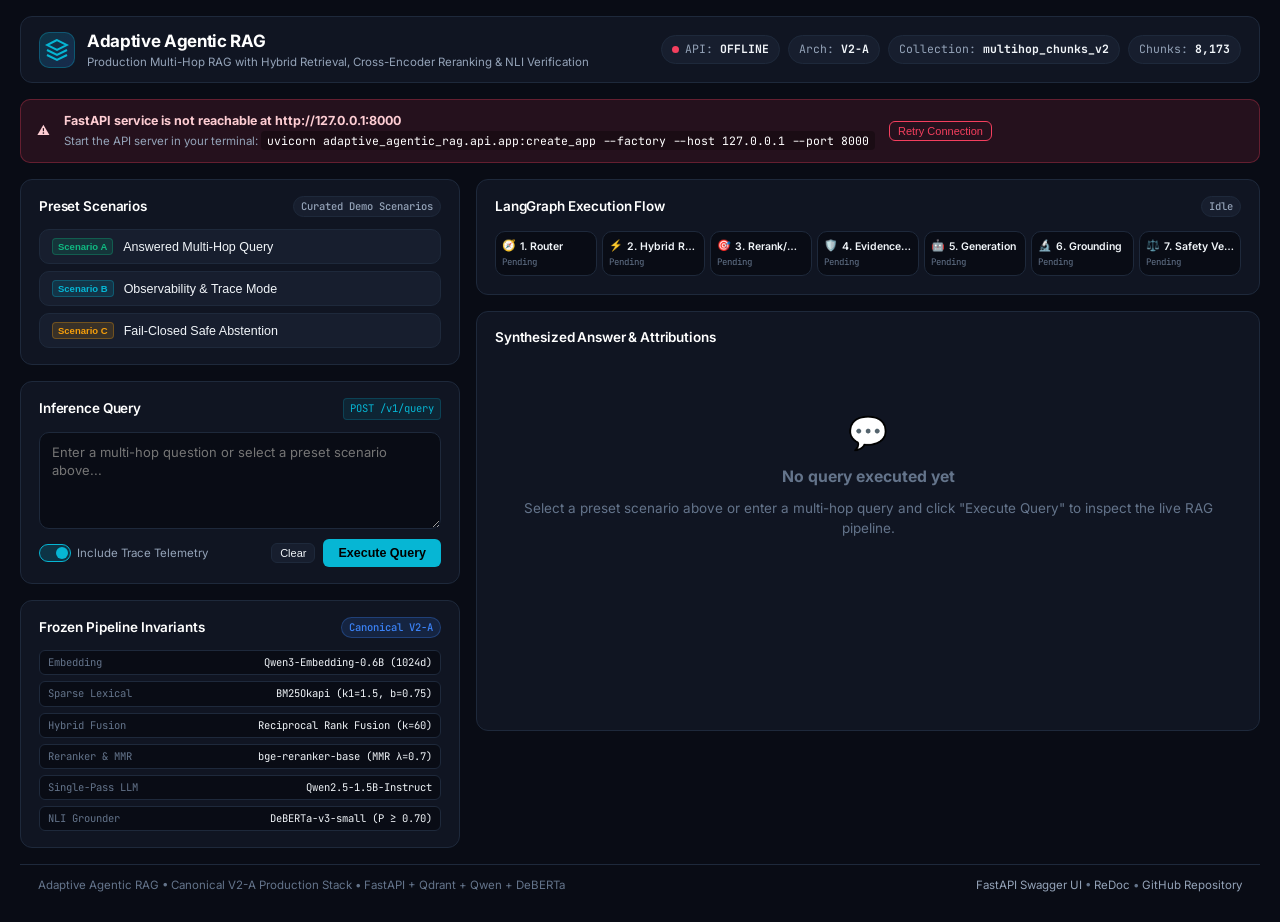
<file: demo/index.html>
<!DOCTYPE html>
<html lang="en">
<head>
  <meta charset="UTF-8">
  <meta name="viewport" content="width=device-width, initial-scale=1.0">
  <title>Adaptive Agentic RAG — Live API Demo & Showcase</title>
  <link rel="stylesheet" href="styles.css">
  <link rel="preconnect" href="https://fonts.googleapis.com">
  <link rel="preconnect" href="https://fonts.gstatic.com" crossorigin>
  <link href="https://fonts.googleapis.com/css2?family=Inter:wght@400;500;600;700&family=JetBrains+Mono:wght@400;500;600&display=swap" rel="stylesheet">
</head>
<body>
  <div class="app-container">
    
    <!-- Top Navigation Bar -->
    <header class="top-nav">
      <div class="nav-brand">
        <div class="brand-logo">
          <svg width="24" height="24" viewBox="0 0 24 24" fill="none" stroke="currentColor" stroke-width="2">
            <path d="M12 2L2 7l10 5 10-5-10-5zM2 17l10 5 10-5M2 12l10 5 10-5"/>
          </svg>
        </div>
        <div>
          <h1 class="brand-title">Adaptive Agentic RAG</h1>
          <p class="brand-subtitle">Production Multi-Hop RAG with Hybrid Retrieval, Cross-Encoder Reranking & NLI Verification</p>
        </div>
      </div>
      
      <!-- System Telemetry Badges -->
      <div class="system-status-group">
        <div class="status-pill" id="pill-api-status">
          <span class="status-dot status-ready"></span>
          <span class="status-label">API: <strong id="val-api-status">READY (200 OK)</strong></span>
        </div>
        <div class="status-pill">
          <span class="status-label">Arch: <strong id="val-arch">V2-A</strong></span>
        </div>
        <div class="status-pill">
          <span class="status-label">Collection: <strong id="val-collection">multihop_chunks_v2</strong></span>
        </div>
        <div class="status-pill">
          <span class="status-label">Chunks: <strong id="val-chunks">8,173</strong></span>
        </div>
      </div>
    </header>

    <!-- Offline Alert Banner (hidden by default) -->
    <div class="offline-banner" id="offline-banner" style="display: none;">
      <div class="alert-icon">⚠️</div>
      <div class="alert-content">
        <strong>FastAPI service is not reachable at <span id="target-api-url">http://127.0.0.1:8000</span></strong>
        <p>Start the API server in your terminal: <code>uvicorn adaptive_agentic_rag.api.app:create_app --factory --host 127.0.0.1 --port 8000</code></p>
      </div>
      <button class="btn btn-sm btn-outline" id="btn-retry-health">Retry Connection</button>
    </div>

    <!-- Main Content Grid -->
    <main class="main-layout">
      
      <!-- Left Column: Query & Controls -->
      <section class="left-pane">
        
        <!-- Preset Demo Scenarios -->
        <div class="panel-card">
          <div class="panel-header">
            <span class="panel-title">Preset Scenarios</span>
            <span class="badge badge-neutral">Curated Demo Scenarios</span>
          </div>
          <div class="scenario-buttons">
            <button class="scenario-btn" id="btn-scenario-a">
              <span class="scenario-badge badge-success">Scenario A</span>
              <span class="scenario-text">Answered Multi-Hop Query</span>
            </button>
            <button class="scenario-btn" id="btn-scenario-b">
              <span class="scenario-badge badge-primary">Scenario B</span>
              <span class="scenario-text">Observability & Trace Mode</span>
            </button>
            <button class="scenario-btn" id="btn-scenario-c">
              <span class="scenario-badge badge-warning">Scenario C</span>
              <span class="scenario-text">Fail-Closed Safe Abstention</span>
            </button>
          </div>
        </div>

        <!-- Query Input Card -->
        <div class="panel-card">
          <div class="panel-header">
            <span class="panel-title">Inference Query</span>
            <span class="panel-endpoint">POST /v1/query</span>
          </div>
          <form id="query-form" class="query-form">
            <textarea 
              id="query-input" 
              class="query-textarea" 
              rows="4" 
              placeholder="Enter a multi-hop question or select a preset scenario above..."
              required
            ></textarea>
            
            <div class="query-options">
              <label class="toggle-label" title="Returns full routing strategy, candidate counts, and citation validation telemetry">
                <input type="checkbox" id="check-include-trace" checked>
                <span class="toggle-slider"></span>
                <span class="toggle-text">Include Trace Telemetry</span>
              </label>

              <div class="form-actions">
                <button type="button" class="btn btn-secondary btn-sm" id="btn-clear">Clear</button>
                <button type="submit" class="btn btn-primary" id="btn-submit">
                  <span id="btn-text">Execute Query</span>
                  <span id="btn-spinner" class="spinner" style="display: none;"></span>
                </button>
              </div>
            </div>
          </form>
        </div>

        <!-- Frozen Pipeline Invariants Card -->
        <div class="panel-card system-spec-card">
          <div class="panel-header">
            <span class="panel-title">Frozen Pipeline Invariants</span>
            <span class="badge badge-info">Canonical V2-A</span>
          </div>
          <div class="spec-grid">
            <div class="spec-item">
              <span class="spec-key">Embedding</span>
              <span class="spec-val">Qwen3-Embedding-0.6B (1024d)</span>
            </div>
            <div class="spec-item">
              <span class="spec-key">Sparse Lexical</span>
              <span class="spec-val">BM25Okapi (k1=1.5, b=0.75)</span>
            </div>
            <div class="spec-item">
              <span class="spec-key">Hybrid Fusion</span>
              <span class="spec-val">Reciprocal Rank Fusion (k=60)</span>
            </div>
            <div class="spec-item">
              <span class="spec-key">Reranker & MMR</span>
              <span class="spec-val">bge-reranker-base (MMR λ=0.7)</span>
            </div>
            <div class="spec-item">
              <span class="spec-key">Single-Pass LLM</span>
              <span class="spec-val">Qwen2.5-1.5B-Instruct</span>
            </div>
            <div class="spec-item">
              <span class="spec-key">NLI Grounder</span>
              <span class="spec-val">DeBERTa-v3-small (P ≥ 0.70)</span>
            </div>
          </div>
        </div>

      </section>

      <!-- Right Column: Pipeline State & Results -->
      <section class="right-pane">
        
        <!-- Interactive Pipeline Execution Tracker -->
        <div class="panel-card">
          <div class="panel-header">
            <span class="panel-title">LangGraph Execution Flow</span>
            <span id="pipeline-status-badge" class="badge badge-neutral">Idle</span>
          </div>
          
          <div class="pipeline-track">
            <!-- Node 1: Router -->
            <div class="pipeline-node" id="node-router">
              <div class="node-header">
                <span class="node-icon">🧭</span>
                <span class="node-name">1. Router</span>
              </div>
              <span class="node-meta" id="meta-router">Pending</span>
            </div>

            <!-- Node 2: Retrieval -->
            <div class="pipeline-node" id="node-retrieval">
              <div class="node-header">
                <span class="node-icon">⚡</span>
                <span class="node-name">2. Hybrid RRF</span>
              </div>
              <span class="node-meta" id="meta-retrieval">Pending</span>
            </div>

            <!-- Node 3: Reranking -->
            <div class="pipeline-node" id="node-reranker">
              <div class="node-header">
                <span class="node-icon">🎯</span>
                <span class="node-name">3. Rerank/MMR</span>
              </div>
              <span class="node-meta" id="meta-reranker">Pending</span>
            </div>

            <!-- Node 4: Evidence & Recovery -->
            <div class="pipeline-node" id="node-evidence">
              <div class="node-header">
                <span class="node-icon">🛡️</span>
                <span class="node-name">4. Evidence Gate</span>
              </div>
              <span class="node-meta" id="meta-evidence">Pending</span>
            </div>

            <!-- Node 5: Generator -->
            <div class="pipeline-node" id="node-generator">
              <div class="node-header">
                <span class="node-icon">🤖</span>
                <span class="node-name">5. Generation</span>
              </div>
              <span class="node-meta" id="meta-generator">Pending</span>
            </div>

            <!-- Node 6: Grounding -->
            <div class="pipeline-node" id="node-grounding">
              <div class="node-header">
                <span class="node-icon">🔬</span>
                <span class="node-name">6. Grounding</span>
              </div>
              <span class="node-meta" id="meta-grounding">Pending</span>
            </div>

            <!-- Node 7: Semantic Safety Verifier -->
            <div class="pipeline-node" id="node-verifier">
              <div class="node-header">
                <span class="node-icon">⚖️</span>
                <span class="node-name">7. Safety Verifier</span>
              </div>
              <span class="node-meta" id="meta-verifier">Pending</span>
            </div>
          </div>
        </div>

        <!-- Result Output Card -->
        <div class="panel-card result-panel">
          <div class="panel-header">
            <span class="panel-title">Synthesized Answer & Attributions</span>
            <div class="timing-badge" id="timing-badge" style="display: none;">
              Demo HTTP Latency: <strong id="val-latency">0 ms</strong>
            </div>
          </div>

          <!-- Empty / Initial State -->
          <div class="result-placeholder" id="result-placeholder">
            <div class="placeholder-icon">💬</div>
            <h3>No query executed yet</h3>
            <p>Select a preset scenario above or enter a multi-hop query and click "Execute Query" to inspect the live RAG pipeline.</p>
          </div>

          <!-- Active Answer Output -->
          <div class="result-content" id="result-content" style="display: none;">
            <!-- Injected via JavaScript -->
          </div>
        </div>

      </section>

    </main>

    <!-- Footer -->
    <footer class="app-footer">
      <div>Adaptive Agentic RAG • Canonical V2-A Production Stack • FastAPI + Qdrant + Qwen + DeBERTa</div>
      <div class="footer-links">
        <a href="/docs" target="_blank" rel="noopener">FastAPI Swagger UI</a> •
        <a href="/redoc" target="_blank" rel="noopener">ReDoc</a> •
        <a href="https://github.com/mmnsrti/adaptive-agentic-rag" target="_blank" rel="noopener">GitHub Repository</a>
      </div>
    </footer>

  </div>

  <script src="app.js"></script>
</body>
</html>
</file>
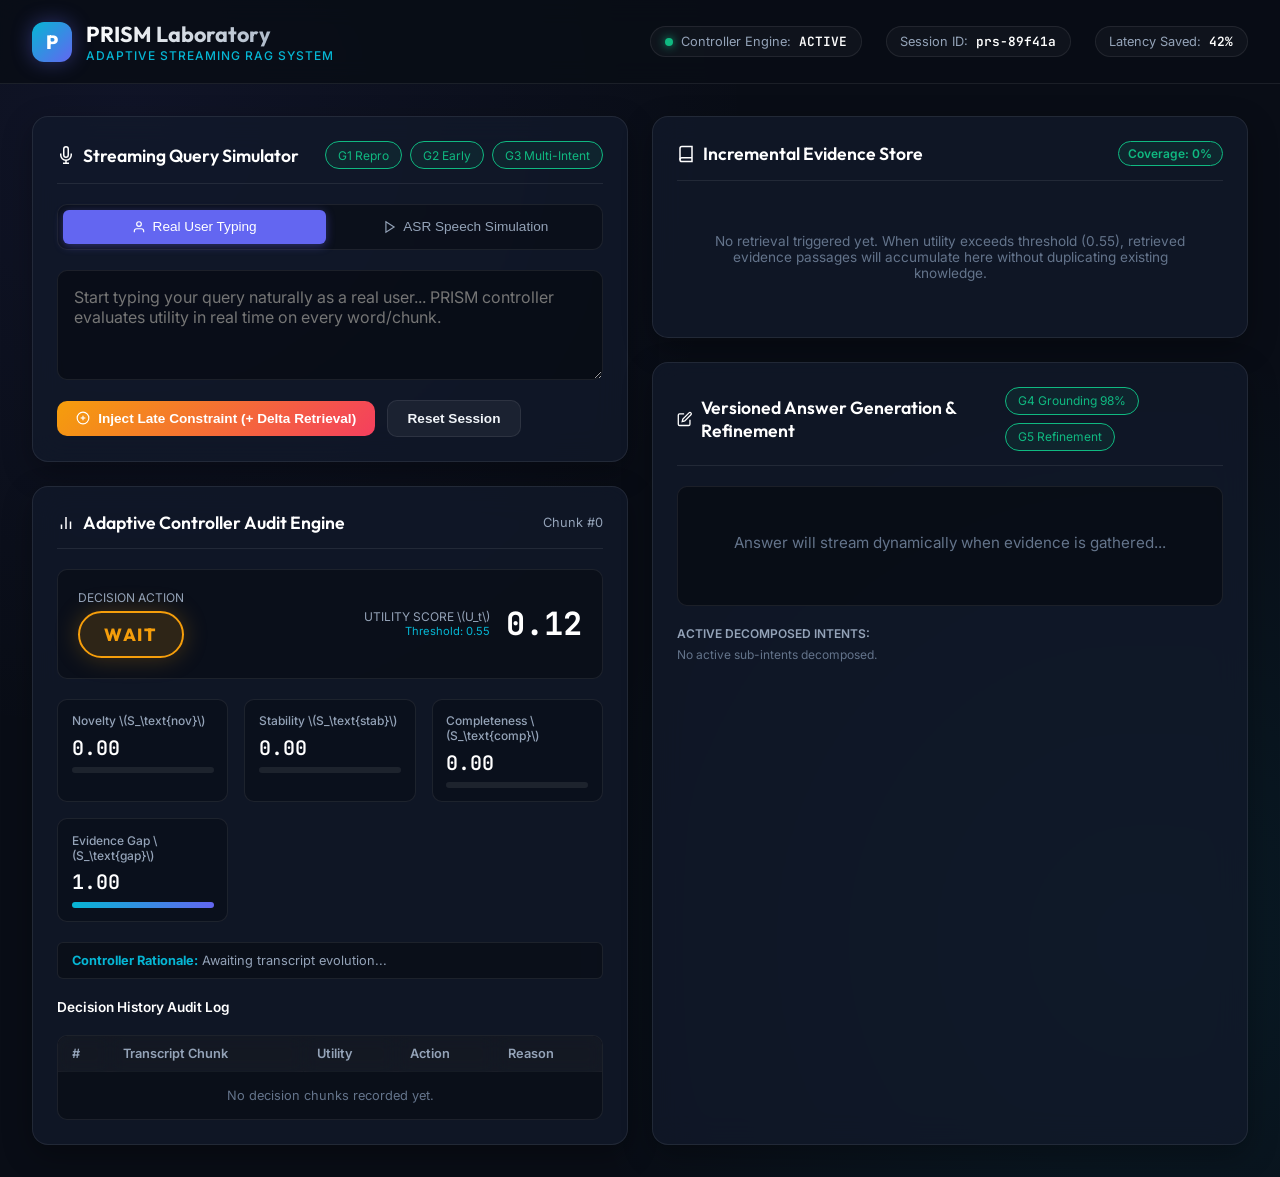
<file: prism-streaming-rag/frontend/index.html>
<!DOCTYPE html>
<html lang="en">
<head>
  <meta charset="UTF-8">
  <meta name="viewport" content="width=device-width, initial-scale=1.0">
  <title>PRISM — Adaptive Streaming RAG Laboratory</title>
  <!-- Google Fonts -->
  <link rel="preconnect" href="https://fonts.googleapis.com">
  <link rel="preconnect" href="https://fonts.gstatic.com" crossorigin>
  <link href="https://fonts.googleapis.com/css2?family=Inter:wght@300;400;500;600;700&family=JetBrains+Mono:wght@400;500;600&family=Outfit:wght@400;600;700;800&display=swap" rel="stylesheet">
  
  <style>
    :root {
      --bg-dark: #090d16;
      --bg-card: rgba(18, 26, 43, 0.75);
      --bg-card-hover: rgba(26, 38, 62, 0.85);
      --border-color: rgba(255, 255, 255, 0.08);
      --border-highlight: rgba(99, 102, 241, 0.3);
      
      --text-main: #f1f5f9;
      --text-muted: #94a3b8;
      --text-dim: #64748b;
      
      --accent-cyan: #06b6d4;
      --accent-indigo: #6366f1;
      --accent-violet: #8b5cf6;
      --accent-emerald: #10b981;
      --accent-amber: #f59e0b;
      --accent-rose: #f43f5e;
      
      --glow-retrieve: rgba(16, 185, 129, 0.25);
      --glow-wait: rgba(245, 158, 11, 0.25);
      --glow-suppress: rgba(139, 92, 246, 0.25);
      
      --radius-lg: 16px;
      --radius-md: 10px;
      --radius-sm: 6px;
      
      --font-heading: 'Outfit', sans-serif;
      --font-body: 'Inter', sans-serif;
      --font-code: 'JetBrains Mono', monospace;
    }

    * {
      box-sizing: border-box;
      margin: 0;
      padding: 0;
    }

    body {
      background-color: var(--bg-dark);
      color: var(--text-main);
      font-family: var(--font-body);
      min-height: 100vh;
      overflow-x: hidden;
      background-image: 
        radial-gradient(circle at 10% 10%, rgba(99, 102, 241, 0.08) 0%, transparent 40%),
        radial-gradient(circle at 90% 80%, rgba(6, 182, 212, 0.08) 0%, transparent 40%);
    }

    /* Header */
    header {
      padding: 1.25rem 2rem;
      border-bottom: 1px solid var(--border-color);
      backdrop-filter: blur(12px);
      display: flex;
      justify-content: space-between;
      align-items: center;
      position: sticky;
      top: 0;
      z-index: 100;
      background: rgba(9, 13, 22, 0.85);
    }

    .brand {
      display: flex;
      align-items: center;
      gap: 0.85rem;
    }

    .brand-logo {
      width: 40px;
      height: 40px;
      background: linear-gradient(135deg, var(--accent-cyan), var(--accent-indigo));
      border-radius: 12px;
      display: flex;
      align-items: center;
      justify-content: center;
      font-family: var(--font-heading);
      font-weight: 800;
      color: #fff;
      font-size: 1.2rem;
      box-shadow: 0 0 20px rgba(99, 102, 241, 0.4);
    }

    .brand-title {
      font-family: var(--font-heading);
      font-size: 1.35rem;
      font-weight: 700;
      background: linear-gradient(to right, #ffffff, #94a3b8);
      -webkit-background-clip: text;
      -webkit-text-fill-color: transparent;
    }

    .brand-subtitle {
      font-size: 0.75rem;
      color: var(--accent-cyan);
      font-weight: 500;
      letter-spacing: 1px;
      text-transform: uppercase;
    }

    .top-stats {
      display: flex;
      gap: 1.5rem;
      align-items: center;
    }

    .stat-badge {
      background: rgba(255, 255, 255, 0.03);
      border: 1px solid var(--border-color);
      padding: 0.4rem 0.85rem;
      border-radius: 30px;
      font-size: 0.8rem;
      color: var(--text-muted);
      display: flex;
      align-items: center;
      gap: 0.5rem;
    }

    .stat-badge span.val {
      color: #fff;
      font-family: var(--font-code);
      font-weight: 600;
    }

    .status-dot {
      width: 8px;
      height: 8px;
      border-radius: 50%;
      background: var(--accent-emerald);
      box-shadow: 0 0 10px var(--accent-emerald);
    }

    /* Main Layout */
    .container {
      max-width: 1600px;
      margin: 0 auto;
      padding: 2rem;
      display: grid;
      grid-template-columns: 1fr 1fr;
      gap: 1.5rem;
    }

    @media (max-width: 1200px) {
      .container {
        grid-template-columns: 1fr;
      }
    }

    /* Card Panels */
    .panel {
      background: var(--bg-card);
      border: 1px solid var(--border-color);
      border-radius: var(--radius-lg);
      padding: 1.5rem;
      backdrop-filter: blur(16px);
      box-shadow: 0 10px 30px rgba(0, 0, 0, 0.3);
      display: flex;
      flex-direction: column;
      gap: 1.25rem;
    }

    .panel-header {
      display: flex;
      justify-content: space-between;
      align-items: center;
      border-bottom: 1px solid var(--border-color);
      padding-bottom: 0.85rem;
    }

    .panel-title {
      font-family: var(--font-heading);
      font-size: 1.1rem;
      font-weight: 600;
      display: flex;
      align-items: center;
      gap: 0.5rem;
      color: #fff;
    }

    /* Mode Tabs */
    .tabs {
      display: flex;
      gap: 0.5rem;
      background: rgba(0, 0, 0, 0.3);
      padding: 0.3rem;
      border-radius: var(--radius-md);
      border: 1px solid var(--border-color);
    }

    .tab-btn {
      flex: 1;
      padding: 0.6rem 1rem;
      border: none;
      background: transparent;
      color: var(--text-muted);
      font-size: 0.85rem;
      font-weight: 500;
      border-radius: var(--radius-sm);
      cursor: pointer;
      transition: all 0.2s ease;
      display: flex;
      align-items: center;
      justify-content: center;
      gap: 0.4rem;
    }

    .tab-btn.active {
      background: var(--accent-indigo);
      color: #fff;
      box-shadow: 0 2px 10px rgba(99, 102, 241, 0.4);
    }

    /* Streaming Input Area */
    .stream-input-box {
      width: 100%;
      background: rgba(0, 0, 0, 0.4);
      border: 1px solid var(--border-color);
      border-radius: var(--radius-md);
      padding: 1rem;
      color: var(--text-main);
      font-family: var(--font-body);
      font-size: 1rem;
      resize: vertical;
      min-height: 110px;
      outline: none;
      transition: border-color 0.2s ease;
    }

    .stream-input-box:focus {
      border-color: var(--accent-indigo);
      box-shadow: 0 0 15px rgba(99, 102, 241, 0.2);
    }

    /* Controls Bar */
    .controls-bar {
      display: flex;
      gap: 0.75rem;
      align-items: center;
      flex-wrap: wrap;
    }

    .btn {
      padding: 0.65rem 1.2rem;
      border: none;
      border-radius: var(--radius-md);
      font-weight: 600;
      font-size: 0.85rem;
      cursor: pointer;
      transition: all 0.2s ease;
      display: inline-flex;
      align-items: center;
      gap: 0.5rem;
    }

    .btn-primary {
      background: linear-gradient(135deg, var(--accent-indigo), var(--accent-violet));
      color: #fff;
      box-shadow: 0 4px 15px rgba(99, 102, 241, 0.3);
    }

    .btn-primary:hover {
      transform: translateY(-2px);
      box-shadow: 0 6px 20px rgba(99, 102, 241, 0.5);
    }

    .btn-secondary {
      background: rgba(255, 255, 255, 0.05);
      border: 1px solid var(--border-color);
      color: var(--text-main);
    }

    .btn-secondary:hover {
      background: rgba(255, 255, 255, 0.1);
    }

    .btn-accent {
      background: linear-gradient(135deg, var(--accent-amber), var(--accent-rose));
      color: #fff;
    }

    select.select-preset {
      background: rgba(0, 0, 0, 0.4);
      border: 1px solid var(--border-color);
      color: var(--text-main);
      padding: 0.65rem 1rem;
      border-radius: var(--radius-md);
      outline: none;
      font-size: 0.85rem;
      flex: 1;
    }

    /* Controller Decision Visualizer */
    .decision-hero {
      display: flex;
      align-items: center;
      justify-content: space-between;
      background: rgba(0, 0, 0, 0.3);
      padding: 1.25rem;
      border-radius: var(--radius-md);
      border: 1px solid var(--border-color);
    }

    .decision-badge {
      padding: 0.6rem 1.5rem;
      border-radius: 30px;
      font-family: var(--font-heading);
      font-weight: 800;
      font-size: 1.1rem;
      letter-spacing: 1.5px;
      text-transform: uppercase;
      box-shadow: 0 0 20px rgba(0, 0, 0, 0.5);
      transition: all 0.3s cubic-bezier(0.4, 0, 0.2, 1);
    }

    .decision-badge.RETRIEVE {
      background: rgba(16, 185, 129, 0.15);
      border: 2px solid var(--accent-emerald);
      color: var(--accent-emerald);
      box-shadow: 0 0 25px var(--glow-retrieve);
    }

    .decision-badge.WAIT {
      background: rgba(245, 158, 11, 0.15);
      border: 2px solid var(--accent-amber);
      color: var(--accent-amber);
      box-shadow: 0 0 25px var(--glow-wait);
    }

    .decision-badge.SUPPRESS {
      background: rgba(139, 92, 246, 0.15);
      border: 2px solid var(--accent-violet);
      color: var(--accent-violet);
      box-shadow: 0 0 25px var(--glow-suppress);
    }

    .utility-ring-container {
      display: flex;
      align-items: center;
      gap: 1rem;
    }

    .utility-score-val {
      font-family: var(--font-code);
      font-size: 2rem;
      font-weight: 700;
      color: #fff;
    }

    /* Signal Gauge Grid */
    .signals-grid {
      display: grid;
      grid-template-columns: repeat(auto-fit, minmax(130px, 1fr));
      gap: 1rem;
    }

    .signal-card {
      background: rgba(0, 0, 0, 0.25);
      border: 1px solid var(--border-color);
      padding: 0.85rem;
      border-radius: var(--radius-md);
      display: flex;
      flex-direction: column;
      gap: 0.4rem;
    }

    .signal-label {
      font-size: 0.75rem;
      color: var(--text-muted);
      font-weight: 500;
    }

    .signal-val {
      font-family: var(--font-code);
      font-size: 1.25rem;
      font-weight: 600;
      color: #fff;
    }

    .progress-bar-bg {
      height: 6px;
      background: rgba(255, 255, 255, 0.08);
      border-radius: 3px;
      overflow: hidden;
    }

    .progress-bar-fill {
      height: 100%;
      background: linear-gradient(90deg, var(--accent-cyan), var(--accent-indigo));
      width: 0%;
      transition: width 0.3s ease;
    }

    /* Decision Audit Log Table */
    .table-container {
      max-height: 250px;
      overflow-y: auto;
      border: 1px solid var(--border-color);
      border-radius: var(--radius-md);
      background: rgba(0, 0, 0, 0.3);
    }

    table {
      width: 100%;
      border-collapse: collapse;
      font-size: 0.8rem;
    }

    th {
      background: rgba(255, 255, 255, 0.04);
      padding: 0.65rem 0.85rem;
      text-align: left;
      color: var(--text-muted);
      font-weight: 600;
      position: sticky;
      top: 0;
      backdrop-filter: blur(8px);
    }

    td {
      padding: 0.6rem 0.85rem;
      border-top: 1px solid var(--border-color);
      color: var(--text-main);
      font-family: var(--font-body);
    }

    .td-code {
      font-family: var(--font-code);
    }

    /* Evidence & Answer Versioning */
    .evidence-list {
      display: flex;
      flex-direction: column;
      gap: 0.75rem;
      max-height: 220px;
      overflow-y: auto;
    }

    .evidence-card {
      background: rgba(0, 0, 0, 0.3);
      border: 1px solid var(--border-color);
      border-left: 4px solid var(--accent-cyan);
      padding: 0.85rem;
      border-radius: var(--radius-sm);
      font-size: 0.85rem;
    }

    .evidence-header {
      display: flex;
      justify-content: space-between;
      color: var(--text-muted);
      font-size: 0.75rem;
      margin-bottom: 0.3rem;
    }

    .answer-box {
      background: rgba(0, 0, 0, 0.4);
      border: 1px solid var(--border-color);
      border-radius: var(--radius-md);
      padding: 1.25rem;
      font-size: 0.95rem;
      line-height: 1.6;
      min-height: 120px;
      position: relative;
    }

    .diff-added {
      background: rgba(16, 185, 129, 0.2);
      color: #6ee7b7;
      padding: 0.1rem 0.3rem;
      border-radius: 3px;
      border-bottom: 1px solid var(--accent-emerald);
    }

    .grounding-tag {
      display: inline-flex;
      align-items: center;
      gap: 0.3rem;
      background: rgba(16, 185, 129, 0.1);
      border: 1px solid var(--accent-emerald);
      color: var(--accent-emerald);
      padding: 0.25rem 0.6rem;
      border-radius: 20px;
      font-size: 0.75rem;
      font-weight: 600;
    }

    /* Gates Status Bar */
    .gates-row {
      display: flex;
      gap: 0.5rem;
      flex-wrap: wrap;
    }

    .gate-chip {
      background: rgba(255, 255, 255, 0.03);
      border: 1px solid var(--border-color);
      padding: 0.35rem 0.75rem;
      border-radius: 20px;
      font-size: 0.75rem;
      color: var(--text-muted);
      display: flex;
      align-items: center;
      gap: 0.4rem;
    }

    .gate-chip.passed {
      border-color: var(--accent-emerald);
      color: var(--accent-emerald);
      background: rgba(16, 185, 129, 0.08);
    }

    /* Animations */
    @keyframes pulseGlow {
      0%, 100% { opacity: 0.8; }
      50% { opacity: 1; }
    }
  </style>
</head>
<body>

  <!-- Header -->
  <header>
    <div class="brand">
      <div class="brand-logo">P</div>
      <div>
        <div class="brand-title">PRISM Laboratory</div>
        <div class="brand-subtitle">Adaptive Streaming RAG System</div>
      </div>
    </div>

    <div class="top-stats">
      <div class="stat-badge">
        <div class="status-dot"></div>
        <span>Controller Engine:</span> <span class="val">ACTIVE</span>
      </div>
      <div class="stat-badge">
        <span>Session ID:</span> <span class="val" id="lblSessionId">prs-89f41a</span>
      </div>
      <div class="stat-badge">
        <span>Latency Saved:</span> <span class="val" id="lblLatencySaved">42%</span>
      </div>
    </div>
  </header>

  <!-- Container -->
  <div class="container">

    <!-- Left Column: Input, Controls, & Controller Audit -->
    <div style="display: flex; flex-direction: column; gap: 1.5rem;">
      
      <!-- Panel 1: Live Streaming Transcript Input -->
      <div class="panel">
        <div class="panel-header">
          <div class="panel-title">
            <svg width="18" height="18" fill="none" stroke="currentColor" stroke-width="2" viewBox="0 0 24 24"><path d="M12 1a3 3 0 00-3 3v8a3 3 0 006 0V4a3 3 0 00-3-3z"></path><path d="M19 10v2a7 7 0 01-14 0v-2"></path><line x1="12" y1="19" x2="12" y2="23"></line><line x1="8" y1="23" x2="16" y2="23"></line></svg>
            Streaming Query Simulator
          </div>
          <div class="gates-row">
            <div class="gate-chip passed" id="gateG1">G1 Repro</div>
            <div class="gate-chip passed" id="gateG2">G2 Early</div>
            <div class="gate-chip passed" id="gateG3">G3 Multi-Intent</div>
          </div>
        </div>

        <!-- Mode Selector Tabs -->
        <div class="tabs">
          <button class="tab-btn active" id="tabRealUser" onclick="switchMode('user')">
            <svg width="14" height="14" fill="none" stroke="currentColor" stroke-width="2" viewBox="0 0 24 24"><path d="M20 21v-2a4 4 0 00-4-4H8a4 4 0 00-4 4v2"></path><circle cx="12" cy="7" r="4"></circle></svg>
            Real User Typing
          </button>
          <button class="tab-btn" id="tabASR" onclick="switchMode('asr')">
            <svg width="14" height="14" fill="none" stroke="currentColor" stroke-width="2" viewBox="0 0 24 24"><polygon points="5 3 19 12 5 21 5 3"></polygon></svg>
            ASR Speech Simulation
          </button>
        </div>

        <!-- Controls Bar -->
        <div class="controls-bar" id="asrControls" style="display: none;">
          <select class="select-preset" id="presetScenario">
            <option value="venue">Scenario A: Multi-intent Venue Booking + Late Constraint</option>
            <option value="troubleshoot">Scenario B: Technical Troubleshooting with Reformulation</option>
            <option value="medical">Scenario C: Evolving Medical Diagnostic Query</option>
          </select>
          <button class="btn btn-primary" onclick="startASRSimulation()">Play ASR Stream</button>
        </div>

        <!-- Input Box -->
        <textarea 
          id="transcriptInput" 
          class="stream-input-box" 
          placeholder="Start typing your query naturally as a real user... PRISM controller evaluates utility in real time on every word/chunk."
          oninput="handleUserInputChange()"
        ></textarea>

        <!-- Action Bar -->
        <div class="controls-bar">
          <button class="btn btn-accent" onclick="injectLateConstraint()">
            <svg width="14" height="14" fill="none" stroke="currentColor" stroke-width="2" viewBox="0 0 24 24"><circle cx="12" cy="12" r="10"></circle><line x1="12" y1="8" x2="12" y2="16"></line><line x1="8" y1="12" x2="16" y2="12"></line></svg>
            Inject Late Constraint (+ Delta Retrieval)
          </button>
          <button class="btn btn-secondary" onclick="resetSession()">Reset Session</button>
        </div>
      </div>

      <!-- Panel 2: Controller Decision & Signal Audit -->
      <div class="panel">
        <div class="panel-header">
          <div class="panel-title">
            <svg width="18" height="18" fill="none" stroke="currentColor" stroke-width="2" viewBox="0 0 24 24"><path d="M18 20V10M12 20V4M6 20v-6"></path></svg>
            Adaptive Controller Audit Engine
          </div>
          <span style="font-size: 0.8rem; color: var(--text-muted);" id="lblChunkIndex">Chunk #0</span>
        </div>

        <!-- Hero Decision & Utility Score -->
        <div class="decision-hero">
          <div>
            <div style="font-size: 0.75rem; color: var(--text-muted); margin-bottom: 0.4rem;">DECISION ACTION</div>
            <div class="decision-badge WAIT" id="badgeDecision">WAIT</div>
          </div>
          <div class="utility-ring-container">
            <div style="text-align: right;">
              <div style="font-size: 0.75rem; color: var(--text-muted);">UTILITY SCORE \(U_t\)</div>
              <div style="font-size: 0.7rem; color: var(--accent-cyan);">Threshold: 0.55</div>
            </div>
            <div class="utility-score-val" id="lblUtilityVal">0.12</div>
          </div>
        </div>

        <!-- 5-Signal Breakdown -->
        <div class="signals-grid">
          <div class="signal-card">
            <div class="signal-label">Novelty \(S_\text{nov}\)</div>
            <div class="signal-val" id="valNovelty">0.00</div>
            <div class="progress-bar-bg"><div class="progress-bar-fill" id="barNovelty"></div></div>
          </div>
          <div class="signal-card">
            <div class="signal-label">Stability \(S_\text{stab}\)</div>
            <div class="signal-val" id="valStability">0.00</div>
            <div class="progress-bar-bg"><div class="progress-bar-fill" id="barStability"></div></div>
          </div>
          <div class="signal-card">
            <div class="signal-label">Completeness \(S_\text{comp}\)</div>
            <div class="signal-val" id="valCompleteness">0.00</div>
            <div class="progress-bar-bg"><div class="progress-bar-fill" id="barCompleteness"></div></div>
          </div>
          <div class="signal-card">
            <div class="signal-label">Evidence Gap \(S_\text{gap}\)</div>
            <div class="signal-val" id="valGap">1.00</div>
            <div class="progress-bar-bg"><div class="progress-bar-fill" id="barGap" style="width: 100%;"></div></div>
          </div>
        </div>

        <!-- Decision Reason Alert -->
        <div style="font-size: 0.8rem; color: var(--text-muted); background: rgba(0,0,0,0.3); padding: 0.6rem 0.85rem; border-radius: var(--radius-sm); border: 1px solid var(--border-color);">
          <strong style="color: var(--accent-cyan);">Controller Rationale:</strong> <span id="lblDecisionReason">Awaiting transcript evolution...</span>
        </div>

        <!-- Timeline Log Table -->
        <div style="font-size: 0.85rem; font-weight: 600; color: #fff;">Decision History Audit Log</div>
        <div class="table-container">
          <table>
            <thead>
              <tr>
                <th>#</th>
                <th>Transcript Chunk</th>
                <th>Utility</th>
                <th>Action</th>
                <th>Reason</th>
              </tr>
            </thead>
            <tbody id="tblAuditHistory">
              <tr>
                <td colspan="5" style="text-align: center; color: var(--text-dim); padding: 1rem;">No decision chunks recorded yet.</td>
              </tr>
            </tbody>
          </table>
        </div>

      </div>

    </div>

    <!-- Right Column: Evidence Store, Incremental Answer, & Grounding -->
    <div style="display: flex; flex-direction: column; gap: 1.5rem;">
      
      <!-- Panel 3: Incremental Evidence Store -->
      <div class="panel">
        <div class="panel-header">
          <div class="panel-title">
            <svg width="18" height="18" fill="none" stroke="currentColor" stroke-width="2" viewBox="0 0 24 24"><path d="M4 19.5A2.5 2.5 0 016.5 17H20"></path><path d="M6.5 2H20v20H6.5A2.5 2.5 0 014 19.5v-15A2.5 2.5 0 016.5 2z"></path></svg>
            Incremental Evidence Store
          </div>
          <span class="grounding-tag" id="lblCoverage">Coverage: 0%</span>
        </div>

        <div class="evidence-list" id="evidenceList">
          <div style="color: var(--text-dim); font-size: 0.85rem; text-align: center; padding: 2rem;">
            No retrieval triggered yet. When utility exceeds threshold (0.55), retrieved evidence passages will accumulate here without duplicating existing knowledge.
          </div>
        </div>
      </div>

      <!-- Panel 4: Answer Versioning & Incremental Refinement -->
      <div class="panel" style="flex: 1;">
        <div class="panel-header">
          <div class="panel-title">
            <svg width="18" height="18" fill="none" stroke="currentColor" stroke-width="2" viewBox="0 0 24 24"><path d="M11 4H4a2 2 0 00-2 2v14a2 2 0 002 2h14a2 2 0 002-2v-7"></path><path d="M18.5 2.5a2.121 2.121 0 013 3L12 15l-4 1 1-4 9.5-9.5z"></path></svg>
            Versioned Answer Generation & Refinement
          </div>
          <div class="gates-row">
            <div class="gate-chip passed" id="gateG4">G4 Grounding 98%</div>
            <div class="gate-chip passed" id="gateG5">G5 Refinement</div>
          </div>
        </div>

        <!-- Answer Content Box -->
        <div class="answer-box" id="answerContainer">
          <div style="color: var(--text-dim); text-align: center; padding: 1.5rem;">
            Answer will stream dynamically when evidence is gathered...
          </div>
        </div>

        <!-- Active Intents & Sub-queries -->
        <div>
          <div style="font-size: 0.75rem; color: var(--text-muted); margin-bottom: 0.4rem; font-weight: 600;">ACTIVE DECOMPOSED INTENTS:</div>
          <div id="intentsContainer" style="display: flex; gap: 0.5rem; flex-wrap: wrap;">
            <span style="font-size: 0.75rem; color: var(--text-dim);">No active sub-intents decomposed.</span>
          </div>
        </div>

      </div>

    </div>

  </div>

  <!-- Embedded Client Simulation Logic -->
  <script>
    // State Variables
    let currentMode = 'user'; // 'user' | 'asr'
    let chunkCounter = 0;
    let evidenceStore = [];
    let answerVersion = 0;
    let auditLogs = [];
    let activeText = '';

    // Mock Knowledge Corpus for Demo
    const mockCorpus = [
      { id: 'chunk-101', title: 'Grand Vista Hall Guide', score: 0.92, text: 'Grand Vista Hall seats up to 50 guests comfortably with full audio-visual equipment and on-site catering support.' },
      { id: 'chunk-102', title: 'Catering Terms & Policies', score: 0.88, text: 'Standard catering contracts require 48-hour advance notice for dietary specifications. Full refund available if cancelled 7 days prior.' },
      { id: 'chunk-103', title: 'International Visitor Guidelines', score: 0.94, text: 'International events receive multi-lingual concierge support, currency conversion options, and emergency passport assistance.' },
      { id: 'chunk-104', title: 'Cancellation & Refund Terms', score: 0.85, text: 'Zero cancellation penalty applies if event rescheduling is requested within 14 business days.' }
    ];

    function switchMode(mode) {
      currentMode = mode;
      document.getElementById('tabRealUser').classList.toggle('active', mode === 'user');
      document.getElementById('tabASR').classList.toggle('active', mode === 'asr');
      document.getElementById('asrControls').style.display = mode === 'asr' ? 'flex' : 'none';
      if (mode === 'user') {
        document.getElementById('transcriptInput').placeholder = "Start typing your query naturally... PRISM controller evaluates utility in real time on every word.";
      }
    }

    function handleUserInputChange() {
      if (currentMode !== 'user') return;
      const text = document.getElementById('transcriptInput').value.trim();
      processChunkUpdate(text);
    }

    function processChunkUpdate(text) {
      if (!text) return;
      chunkCounter++;

      // Heuristic signal computations
      const words = text.split(/\s+/);
      const wordCount = words.length;

      // Completeness score
      let completeness = Math.min(1.0, wordCount / 12.0);
      if (text.endsWith('?') || text.endsWith('.')) completeness = Math.min(1.0, completeness + 0.2);

      // Novelty score
      const lastLen = activeText.length;
      const novelty = Math.min(1.0, Math.max(0.1, (text.length - lastLen * 0.7) / 20.0));

      // Stability score
      const stability = wordCount >= 3 ? Math.min(0.95, 0.4 + wordCount * 0.08) : 0.2;

      // Evidence gap
      const currentCoverage = evidenceStore.length * 0.4;
      const gap = Math.max(0.0, 1.0 - currentCoverage);

      // Utility calculation: U = 0.35*Novelty + 0.25*Stability + 0.20*Completeness + 0.30*Gap - 0.10*Cost
      let utility = (0.35 * novelty) + (0.25 * stability) + (0.20 * completeness) + (0.30 * gap) - 0.10;
      utility = Math.max(0.0, Math.min(1.0, utility));

      activeText = text;

      // Controller Decision logic
      let action = 'WAIT';
      let reason = 'Completeness or utility below retrieval threshold (0.55)';

      // Check suppress patterns
      const suppressKeywords = ['repeat', 'rephrase', 'bullet point', 'summarize'];
      if (suppressKeywords.some(kw => text.toLowerCase().includes(kw))) {
        action = 'SUPPRESS';
        reason = 'User requested reformulation — suppress new retrieval';
        utility = 0.05;
      } else if (gap < 0.2) {
        action = 'SUPPRESS';
        reason = 'Evidence coverage already sufficient (coverage >= 80%)';
      } else if (utility >= 0.55 && completeness >= 0.35) {
        action = 'RETRIEVE';
        reason = `Utility (${utility.toFixed(2)}) >= threshold (0.55) & completeness (${completeness.toFixed(2)}) validated`;
      } else if (completeness < 0.35) {
        action = 'WAIT';
        reason = `Query completeness (${completeness.toFixed(2)}) below minimum threshold (0.35)`;
      }

      // Update UI Gauges
      updateUIGauges(chunkCounter, action, utility, novelty, stability, completeness, gap, reason);

      // Record Audit
      addAuditRow(chunkCounter, text, utility, action, reason);

      // Trigger Retrieval & Answer refinement if RETRIEVE
      if (action === 'RETRIEVE' && evidenceStore.length < mockCorpus.length) {
        triggerRetrievalAndAnswer(text);
      }
    }

    function updateUIGauges(idx, action, utility, novelty, stability, completeness, gap, reason) {
      document.getElementById('lblChunkIndex').innerText = `Chunk #${idx}`;
      
      const badge = document.getElementById('badgeDecision');
      badge.className = `decision-badge ${action}`;
      badge.innerText = action;

      document.getElementById('lblUtilityVal').innerText = utility.toFixed(2);
      document.getElementById('lblDecisionReason').innerText = reason;

      document.getElementById('valNovelty').innerText = novelty.toFixed(2);
      document.getElementById('barNovelty').style.width = `${Math.round(novelty * 100)}%`;

      document.getElementById('valStability').innerText = stability.toFixed(2);
      document.getElementById('barStability').style.width = `${Math.round(stability * 100)}%`;

      document.getElementById('valCompleteness').innerText = completeness.toFixed(2);
      document.getElementById('barCompleteness').style.width = `${Math.round(completeness * 100)}%`;

      document.getElementById('valGap').innerText = gap.toFixed(2);
      document.getElementById('barGap').style.width = `${Math.round(gap * 100)}%`;
    }

    function addAuditRow(idx, text, utility, action, reason) {
      const tbody = document.getElementById('tblAuditHistory');
      if (auditLogs.length === 0) tbody.innerHTML = '';
      
      auditLogs.push({ idx, text, utility, action, reason });

      const row = document.createElement('tr');
      const truncatedText = text.length > 35 ? text.substring(0, 35) + '...' : text;
      
      row.innerHTML = `
        <td class="td-code">${idx}</td>
        <td>"${truncatedText}"</td>
        <td class="td-code" style="color: var(--accent-cyan);">${utility.toFixed(2)}</td>
        <td><span class="decision-badge ${action}" style="font-size: 0.65rem; padding: 0.25rem 0.6rem;">${action}</span></td>
        <td style="font-size: 0.75rem; color: var(--text-muted);">${reason}</td>
      `;
      tbody.prepend(row);
    }

    function triggerRetrievalAndAnswer(text) {
      const nextChunk = mockCorpus[evidenceStore.length % mockCorpus.length];
      evidenceStore.push(nextChunk);

      // Render Evidence Item
      const list = document.getElementById('evidenceList');
      if (evidenceStore.length === 1) list.innerHTML = '';

      const card = document.createElement('div');
      card.className = 'evidence-card';
      card.innerHTML = `
        <div class="evidence-header">
          <strong style="color: var(--accent-cyan);">${nextChunk.title}</strong>
          <span>Relevance: ${(nextChunk.score * 100).toFixed(0)}% | [${nextChunk.id}]</span>
        </div>
        <div>"${nextChunk.text}"</div>
      `;
      list.appendChild(card);

      // Update Coverage Tag
      const cov = Math.min(100, evidenceStore.length * 40);
      document.getElementById('lblCoverage').innerText = `Coverage: ${cov}%`;

      // Update Active Intents
      updateIntents(text);

      // Update Versioned Answer
      answerVersion++;
      renderAnswerVersion(answerVersion);
    }

    function updateIntents(text) {
      const container = document.getElementById('intentsContainer');
      const intents = [];
      const lower = text.toLowerCase();
      if (lower.includes('venue') || lower.includes('people') || lower.includes('place')) intents.push('venue_capacity');
      if (lower.includes('catering') || lower.includes('food')) intents.push('catering_policy');
      if (lower.includes('cancellation') || lower.includes('refund')) intents.push('cancellation_terms');
      if (lower.includes('international') || lower.includes('guest')) intents.push('international_support');

      if (intents.length === 0) intents.push('general_inquiry');

      container.innerHTML = intents.map(i => `
        <span class="stat-badge" style="border-color: var(--accent-indigo); color: #fff;">
          <svg width="10" height="10" fill="currentColor" viewBox="0 0 24 24"><circle cx="12" cy="12" r="10"/></svg>
          ${i}
        </span>
      `).join('');
    }

    function renderAnswerVersion(ver) {
      const container = document.getElementById('answerContainer');
      if (ver === 1) {
        container.innerHTML = `
          <div style="font-size: 0.75rem; color: var(--text-dim); margin-bottom: 0.5rem; font-family: var(--font-code);">[VERSION V1] • Grounding: 96%</div>
          <p>Based on retrieved evidence [chunk-101], <strong>Grand Vista Hall</strong> is suitable for up to 50 guests equipped with full audio-visual infrastructure.</p>
        `;
      } else if (ver >= 2) {
        container.innerHTML = `
          <div style="font-size: 0.75rem; color: var(--accent-emerald); margin-bottom: 0.5rem; font-family: var(--font-code);">[VERSION V${ver} — INCREMENTAL REFINEMENT] • Grounding: 98%</div>
          <p>Based on retrieved evidence [chunk-101, chunk-102], <strong>Grand Vista Hall</strong> accommodates up to 50 guests. <span class="diff-added">+ Catering requires 48-hour advance notice and offers full refund if cancelled 7 days prior [chunk-102].</span></p>
        `;
      }
    }

    function injectLateConstraint() {
      const input = document.getElementById('transcriptInput');
      const lateConstraintText = " Oh and actually international visitors are coming, what is the cancellation penalty?";
      input.value += lateConstraintText;
      processChunkUpdate(input.value);

      // Trigger extra delta retrieval chunk
      if (evidenceStore.length < mockCorpus.length) {
        triggerRetrievalAndAnswer(input.value);
      }
    }

    function startASRSimulation() {
      const scenario = document.getElementById('presetScenario').value;
      resetSession();
      
      let chunks = [];
      if (scenario === 'venue') {
        chunks = [
          "I am planning a company event",
          "and I need a venue for 30 people",
          "with on-site catering support,",
          "and also what is your cancellation policy if international guests reschedule?"
        ];
      } else if (scenario === 'troubleshoot') {
        chunks = [
          "My API request returns 500 error",
          "when calling the retrieve endpoint",
          "please rephrase and summarize your previous answer in bullet points"
        ];
      } else {
        chunks = [
          "Patient presents with fever and cough",
          "also has high blood pressure",
          "and history of respiratory allergy"
        ];
      }

      let i = 0;
      const interval = setInterval(() => {
        if (i >= chunks.length) {
          clearInterval(interval);
          return;
        }
        const text = chunks.slice(0, i + 1).join(" ");
        document.getElementById('transcriptInput').value = text;
        processChunkUpdate(text);
        i++;
      }, 1200);
    }

    function resetSession() {
      chunkCounter = 0;
      evidenceStore = [];
      answerVersion = 0;
      auditLogs = [];
      activeText = '';

      document.getElementById('transcriptInput').value = '';
      document.getElementById('tblAuditHistory').innerHTML = '<tr><td colspan="5" style="text-align: center; color: var(--text-dim); padding: 1rem;">No decision chunks recorded yet.</td></tr>';
      document.getElementById('evidenceList').innerHTML = '<div style="color: var(--text-dim); font-size: 0.85rem; text-align: center; padding: 2rem;">No retrieval triggered yet.</div>';
      document.getElementById('answerContainer').innerHTML = '<div style="color: var(--text-dim); text-align: center; padding: 1.5rem;">Answer will stream dynamically when evidence is gathered...</div>';
      document.getElementById('intentsContainer').innerHTML = '<span style="font-size: 0.75rem; color: var(--text-dim);">No active sub-intents decomposed.</span>';
      document.getElementById('lblCoverage').innerText = 'Coverage: 0%';

      updateUIGauges(0, 'WAIT', 0.0, 0.0, 0.0, 0.0, 1.0, 'Session reset — awaiting transcript evolution...');
    }
  </script>
</body>
</html>
</file>
<file: demo/styles.css>
/* ==========================================================================
   Adaptive Agentic RAG — Modern Engineering Dark Theme (Polished V3)
   ========================================================================== */

:root {
  --bg-base: #090c15;
  --bg-surface: #101522;
  --bg-surface-elevated: #171e2e;
  --bg-surface-hover: #1e283c;
  
  --border-subtle: #1e293b;
  --border-accent: #334155;
  --border-focus: #06b6d4;
  
  --text-main: #f1f5f9;
  --text-muted: #94a3b8;
  --text-dim: #64748b;
  
  --color-primary: #06b6d4;
  --color-primary-hover: #0891b2;
  --color-success: #10b981;
  --color-warning: #f59e0b;
  --color-danger: #f43f5e;
  --color-info: #3b82f6;

  --font-sans: 'Inter', -apple-system, BlinkMacSystemFont, 'Segoe UI', Roboto, sans-serif;
  --font-mono: 'JetBrains Mono', ui-monospace, SFMono-Regular, Menlo, Monaco, Consolas, monospace;

  --radius-sm: 6px;
  --radius-md: 10px;
  --radius-lg: 12px;
}

* {
  box-sizing: border-box;
  margin: 0;
  padding: 0;
}

html, body {
  background-color: var(--bg-base);
  color: var(--text-main);
  font-family: var(--font-sans);
  font-size: 13.5px;
  line-height: 1.45;
  min-height: 100vh;
  -webkit-font-smoothing: antialiased;
  overflow-x: hidden;
}

.app-container {
  max-width: 1400px;
  margin: 0 auto;
  padding: 16px 20px;
  display: flex;
  flex-direction: column;
  gap: 16px;
  min-height: 100vh;
}

/* ==========================================================================
   Navigation & Top Bar
   ========================================================================== */

.top-nav {
  display: flex;
  align-items: center;
  justify-content: space-between;
  flex-wrap: wrap;
  gap: 12px;
  padding: 12px 18px;
  background: var(--bg-surface);
  border: 1px solid var(--border-subtle);
  border-radius: var(--radius-lg);
}

.nav-brand {
  display: flex;
  align-items: center;
  gap: 12px;
}

.brand-logo {
  display: flex;
  align-items: center;
  justify-content: center;
  width: 36px;
  height: 36px;
  background: linear-gradient(135deg, rgba(6, 182, 212, 0.2), rgba(59, 130, 246, 0.2));
  color: var(--color-primary);
  border: 1px solid rgba(6, 182, 212, 0.3);
  border-radius: var(--radius-md);
}

.brand-title {
  font-size: 17px;
  font-weight: 700;
  letter-spacing: -0.02em;
  color: #fff;
}

.brand-subtitle {
  font-size: 11.5px;
  color: var(--text-muted);
}

.system-status-group {
  display: flex;
  align-items: center;
  gap: 8px;
  flex-wrap: wrap;
}

.status-pill {
  display: flex;
  align-items: center;
  gap: 6px;
  padding: 5px 10px;
  background: var(--bg-surface-elevated);
  border: 1px solid var(--border-subtle);
  border-radius: 9999px;
  font-size: 11.5px;
  font-family: var(--font-mono);
  color: var(--text-muted);
}

.status-pill strong {
  color: var(--text-main);
}

.status-dot {
  width: 7px;
  height: 7px;
  border-radius: 50%;
  background: var(--color-warning);
}

.status-dot.status-ready {
  background: var(--color-success);
  box-shadow: 0 0 8px rgba(16, 185, 129, 0.6);
}

.status-dot.status-error {
  background: var(--color-danger);
}

.status-dot.status-loading {
  animation: pulse 1.5s infinite;
}

@keyframes pulse {
  0%, 100% { opacity: 1; }
  50% { opacity: 0.3; }
}

/* ==========================================================================
   Alert Banner
   ========================================================================== */

.offline-banner {
  display: flex;
  align-items: center;
  gap: 14px;
  padding: 12px 16px;
  background: rgba(244, 63, 94, 0.12);
  border: 1px solid rgba(244, 63, 94, 0.3);
  border-radius: var(--radius-md);
  color: #fecdd3;
  font-size: 12.5px;
}

.alert-content p {
  margin-top: 3px;
  font-size: 11.5px;
  color: var(--text-muted);
}

.alert-content code {
  background: rgba(0, 0, 0, 0.3);
  padding: 2px 6px;
  border-radius: 4px;
  font-family: var(--font-mono);
  color: #fff;
}

/* ==========================================================================
   Main Layout Grid
   ========================================================================== */

.main-layout {
  display: grid;
  grid-template-columns: 440px 1fr;
  gap: 16px;
  flex: 1;
}

@media (max-width: 1040px) {
  .main-layout {
    grid-template-columns: 1fr;
  }
}

.left-pane, .right-pane {
  display: flex;
  flex-direction: column;
  gap: 16px;
}

/* ==========================================================================
   Cards & Panels
   ========================================================================== */

.panel-card {
  background: var(--bg-surface);
  border: 1px solid var(--border-subtle);
  border-radius: var(--radius-lg);
  padding: 16px 18px;
  display: flex;
  flex-direction: column;
  gap: 12px;
}

.panel-header {
  display: flex;
  align-items: center;
  justify-content: space-between;
}

.panel-title {
  font-size: 13.5px;
  font-weight: 600;
  letter-spacing: -0.01em;
  color: #fff;
}

.panel-endpoint {
  font-family: var(--font-mono);
  font-size: 10.5px;
  color: var(--color-primary);
  background: rgba(6, 182, 212, 0.1);
  padding: 2px 6px;
  border-radius: 4px;
  border: 1px solid rgba(6, 182, 212, 0.2);
}

/* ==========================================================================
   Badges
   ========================================================================== */

.badge {
  display: inline-flex;
  align-items: center;
  padding: 2px 7px;
  border-radius: 9999px;
  font-size: 10.5px;
  font-weight: 500;
  font-family: var(--font-mono);
}

.badge-neutral { background: var(--bg-surface-elevated); color: var(--text-muted); border: 1px solid var(--border-subtle); }
.badge-primary { background: rgba(6, 182, 212, 0.15); color: var(--color-primary); border: 1px solid rgba(6, 182, 212, 0.3); }
.badge-success { background: rgba(16, 185, 129, 0.15); color: var(--color-success); border: 1px solid rgba(16, 185, 129, 0.3); }
.badge-warning { background: rgba(245, 158, 11, 0.15); color: var(--color-warning); border: 1px solid rgba(245, 158, 11, 0.3); }
.badge-info    { background: rgba(59, 130, 246, 0.15); color: var(--color-info); border: 1px solid rgba(59, 130, 246, 0.3); }

/* ==========================================================================
   Scenario Buttons
   ========================================================================== */

.scenario-buttons {
  display: flex;
  flex-direction: column;
  gap: 7px;
}

.scenario-btn {
  display: flex;
  align-items: center;
  gap: 10px;
  padding: 8px 12px;
  background: var(--bg-surface-elevated);
  border: 1px solid var(--border-subtle);
  border-radius: var(--radius-md);
  color: var(--text-main);
  font-size: 12.5px;
  text-align: left;
  cursor: pointer;
  transition: all 0.15s ease;
}

.scenario-btn:hover {
  background: var(--bg-surface-hover);
  border-color: var(--border-accent);
  transform: translateY(-1px);
}

.scenario-badge {
  font-size: 9.5px;
  font-weight: 600;
  padding: 2px 5px;
  border-radius: 4px;
}

/* ==========================================================================
   Query Form & Inputs
   ========================================================================== */

.query-form {
  display: flex;
  flex-direction: column;
  gap: 10px;
}

.query-textarea {
  width: 100%;
  background: var(--bg-base);
  border: 1px solid var(--border-subtle);
  border-radius: var(--radius-md);
  padding: 10px 12px;
  color: var(--text-main);
  font-family: var(--font-sans);
  font-size: 13px;
  line-height: 1.45;
  resize: vertical;
  outline: none;
  transition: border-color 0.15s ease;
}

.query-textarea:focus {
  border-color: var(--border-focus);
  box-shadow: 0 0 0 1px var(--border-focus);
}

.query-options {
  display: flex;
  align-items: center;
  justify-content: space-between;
  flex-wrap: wrap;
  gap: 10px;
}

.toggle-label {
  display: flex;
  align-items: center;
  gap: 6px;
  cursor: pointer;
  user-select: none;
}

.toggle-label input {
  display: none;
}

.toggle-slider {
  position: relative;
  width: 32px;
  height: 18px;
  background: var(--bg-surface-elevated);
  border: 1px solid var(--border-subtle);
  border-radius: 9999px;
  transition: background 0.15s ease;
}

.toggle-slider::after {
  content: '';
  position: absolute;
  top: 2px;
  left: 2px;
  width: 12px;
  height: 12px;
  background: var(--text-dim);
  border-radius: 50%;
  transition: all 0.15s ease;
}

.toggle-label input:checked + .toggle-slider {
  background: rgba(6, 182, 212, 0.2);
  border-color: var(--color-primary);
}

.toggle-label input:checked + .toggle-slider::after {
  transform: translateX(14px);
  background: var(--color-primary);
}

.toggle-text {
  font-size: 11.5px;
  color: var(--text-muted);
}

.form-actions {
  display: flex;
  align-items: center;
  gap: 8px;
}

/* ==========================================================================
   Buttons
   ========================================================================== */

.btn {
  display: inline-flex;
  align-items: center;
  justify-content: center;
  gap: 6px;
  padding: 6px 14px;
  border-radius: var(--radius-sm);
  font-size: 12.5px;
  font-weight: 500;
  cursor: pointer;
  border: 1px solid transparent;
  transition: all 0.15s ease;
}

.btn-primary {
  background: var(--color-primary);
  color: #000;
  font-weight: 600;
}

.btn-primary:hover {
  background: var(--color-primary-hover);
}

.btn-primary:disabled {
  opacity: 0.5;
  cursor: not-allowed;
}

.btn-secondary {
  background: var(--bg-surface-elevated);
  color: var(--text-main);
  border-color: var(--border-subtle);
}

.btn-secondary:hover {
  background: var(--bg-surface-hover);
}

.btn-outline {
  background: transparent;
  border-color: var(--color-danger);
  color: var(--color-danger);
}

.btn-sm {
  padding: 3px 8px;
  font-size: 11px;
}

.spinner {
  width: 12px;
  height: 12px;
  border: 2px solid rgba(0, 0, 0, 0.2);
  border-top-color: #000;
  border-radius: 50%;
  animation: spin 0.8s linear infinite;
}

@keyframes spin {
  to { transform: rotate(360deg); }
}

/* ==========================================================================
   Architecture Spec Box
   ========================================================================== */

.system-spec-card {
  font-size: 11.5px;
}

.spec-grid {
  display: grid;
  grid-template-columns: 1fr;
  gap: 6px;
}

.spec-item {
  display: flex;
  align-items: center;
  justify-content: space-between;
  padding: 4px 8px;
  background: var(--bg-base);
  border: 1px solid var(--border-subtle);
  border-radius: var(--radius-sm);
}

.spec-key {
  color: var(--text-dim);
  font-family: var(--font-mono);
  font-size: 10.5px;
}

.spec-val {
  color: var(--text-main);
  font-family: var(--font-mono);
  font-size: 10.5px;
}

/* ==========================================================================
   Pipeline Flow Visualizer
   ========================================================================== */

.pipeline-track {
  display: grid;
  grid-template-columns: repeat(7, 1fr);
  align-items: stretch;
  gap: 5px;
  padding: 2px 0;
}

.pipeline-node {
  display: flex;
  flex-direction: column;
  justify-content: center;
  gap: 2px;
  padding: 6px 6px;
  background: var(--bg-base);
  border: 1px solid var(--border-subtle);
  border-radius: var(--radius-md);
  transition: all 0.15s ease;
  min-width: 0;
}

.pipeline-node.node-active {
  border-color: var(--color-primary);
  background: rgba(6, 182, 212, 0.08);
  box-shadow: 0 0 10px rgba(6, 182, 212, 0.15);
}

.pipeline-node.node-success {
  border-color: var(--color-success);
  background: rgba(16, 185, 129, 0.08);
}

.pipeline-node.node-abstained {
  border-color: var(--color-warning);
  background: rgba(245, 158, 11, 0.08);
}

.node-header {
  display: flex;
  align-items: center;
  gap: 4px;
}

.node-icon {
  font-size: 11px;
  flex-shrink: 0;
}

.node-name {
  font-size: 10.5px;
  font-weight: 600;
  color: var(--text-main);
  white-space: nowrap;
  overflow: hidden;
  text-overflow: ellipsis;
}

.node-meta {
  font-size: 9px;
  color: var(--text-dim);
  font-family: var(--font-mono);
  white-space: nowrap;
  overflow: hidden;
  text-overflow: ellipsis;
}

/* ==========================================================================
   Result Output & Citations
   ========================================================================== */

.result-panel {
  min-height: 420px;
}

.timing-badge {
  font-size: 11.5px;
  font-family: var(--font-mono);
  color: var(--text-muted);
}

.timing-badge strong {
  color: var(--color-primary);
}

.result-placeholder {
  display: flex;
  flex-direction: column;
  align-items: center;
  justify-content: center;
  padding: 50px 20px;
  text-align: center;
  color: var(--text-dim);
  gap: 10px;
}

.placeholder-icon {
  font-size: 32px;
}

.result-content {
  display: flex;
  flex-direction: column;
  gap: 14px;
}

.direct-answer-banner {
  display: flex;
  align-items: center;
  gap: 10px;
  padding: 10px 14px;
  background: rgba(6, 182, 212, 0.1);
  border: 1px solid rgba(6, 182, 212, 0.3);
  border-radius: var(--radius-md);
}

.direct-answer-label {
  font-size: 10.5px;
  font-weight: 600;
  font-family: var(--font-mono);
  color: var(--color-primary);
}

.direct-answer-text {
  font-size: 15px;
  font-weight: 700;
  color: #fff;
}

.abstention-alert {
  display: flex;
  align-items: center;
  gap: 12px;
  padding: 10px 14px;
  background: rgba(245, 158, 11, 0.1);
  border: 1px solid rgba(245, 158, 11, 0.3);
  border-radius: var(--radius-md);
  color: #fde68a;
  font-size: 12px;
}

.abstention-alert p {
  font-size: 11.5px;
  color: var(--text-muted);
  margin-top: 2px;
}

.answer-body-section h4,
.citations-header h4,
.trace-header h4 {
  font-size: 11px;
  font-weight: 600;
  color: var(--text-dim);
  text-transform: uppercase;
  letter-spacing: 0.05em;
  margin-bottom: 6px;
}

.answer-text {
  padding: 10px 14px;
  background: var(--bg-base);
  border: 1px solid var(--border-subtle);
  border-radius: var(--radius-md);
  font-size: 13px;
  line-height: 1.5;
  color: var(--text-main);
}

/* Citations Cards */
.citations-section {
  display: flex;
  flex-direction: column;
  gap: 8px;
}

.citations-header {
  display: flex;
  align-items: center;
  justify-content: space-between;
}

.citations-list {
  display: flex;
  flex-direction: column;
  gap: 8px;
}

.citation-card {
  display: flex;
  flex-direction: column;
  gap: 6px;
  padding: 10px 12px;
  background: var(--bg-base);
  border: 1px solid var(--border-subtle);
  border-left: 3px solid var(--color-primary);
  border-radius: var(--radius-sm);
  font-size: 12px;
}

.citation-top {
  display: flex;
  align-items: center;
  justify-content: space-between;
}

.citation-id-badge {
  font-size: 11px;
  font-weight: 700;
  font-family: var(--font-mono);
  color: var(--color-primary);
}

.citation-source {
  font-weight: 600;
  color: #fff;
}

.citation-score {
  font-size: 10.5px;
  font-family: var(--font-mono);
  color: var(--color-success);
  background: rgba(16, 185, 129, 0.1);
  padding: 1px 5px;
  border-radius: 4px;
}

.citation-title {
  font-size: 12.5px;
  color: var(--text-main);
  text-decoration: none;
}

.citation-title:hover {
  text-decoration: underline;
  color: var(--color-primary);
}

.citation-quote {
  padding: 5px 8px;
  background: rgba(0, 0, 0, 0.25);
  border-radius: 4px;
  font-size: 11.5px;
  color: var(--text-muted);
  font-style: italic;
  line-height: 1.4;
}

/* Trace Grid */
.trace-section {
  margin-top: 6px;
  padding-top: 10px;
  border-top: 1px solid var(--border-subtle);
}

.trace-header {
  display: flex;
  align-items: center;
  justify-content: space-between;
  margin-bottom: 8px;
}

.trace-grid {
  display: grid;
  grid-template-columns: repeat(2, 1fr);
  gap: 6px;
}

.trace-full-row {
  grid-column: 1 / -1;
}

.trace-item {
  display: flex;
  align-items: center;
  justify-content: space-between;
  padding: 5px 8px;
  background: var(--bg-base);
  border: 1px solid var(--border-subtle);
  border-radius: var(--radius-sm);
  font-size: 11.5px;
}

.trace-key {
  color: var(--text-dim);
  font-family: var(--font-mono);
  font-size: 10.5px;
}

.trace-val {
  color: var(--text-main);
  font-family: var(--font-mono);
  font-size: 10.5px;
  font-weight: 500;
}

/* ==========================================================================
   Footer
   ========================================================================== */

.app-footer {
  display: flex;
  align-items: center;
  justify-content: space-between;
  flex-wrap: wrap;
  gap: 10px;
  padding: 12px 18px;
  font-size: 11.5px;
  color: var(--text-dim);
  border-top: 1px solid var(--border-subtle);
}

.footer-links a {
  color: var(--text-muted);
  text-decoration: none;
}

.footer-links a:hover {
  color: var(--color-primary);
  text-decoration: underline;
}
</file>
